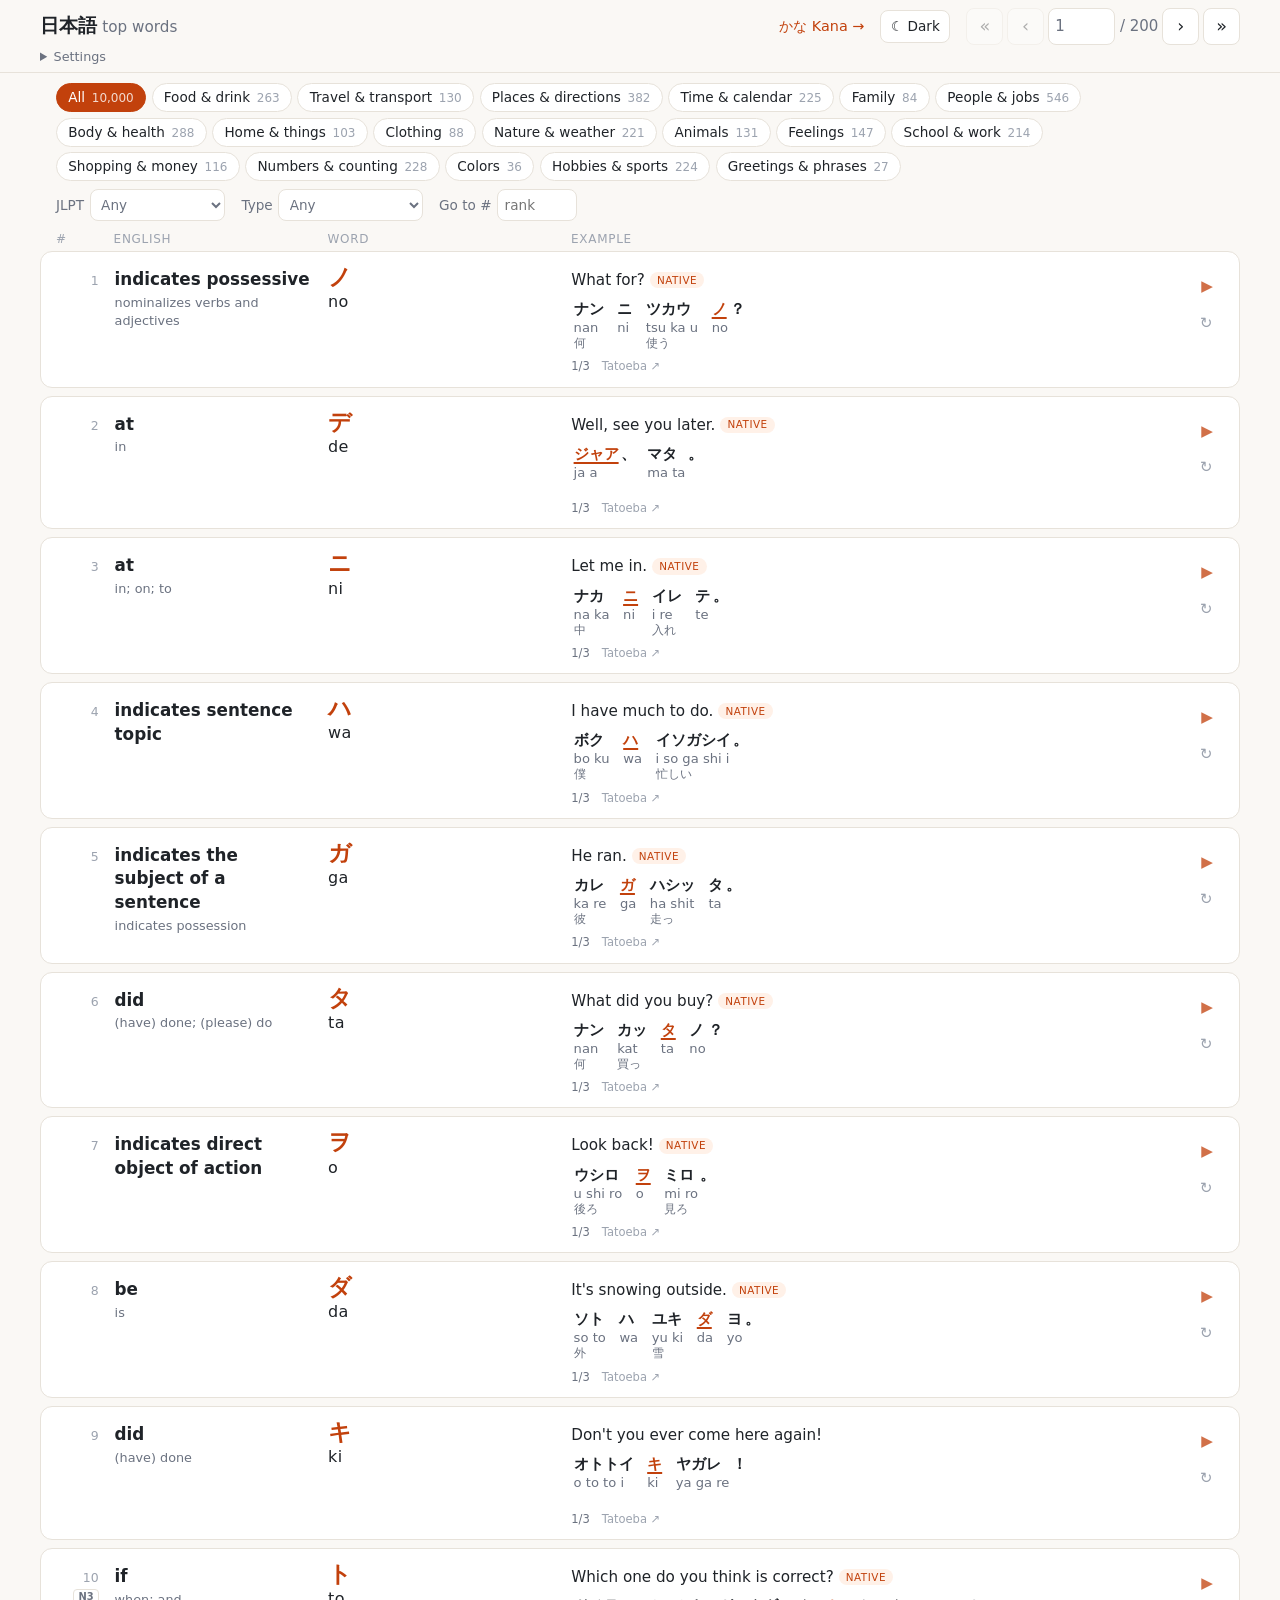
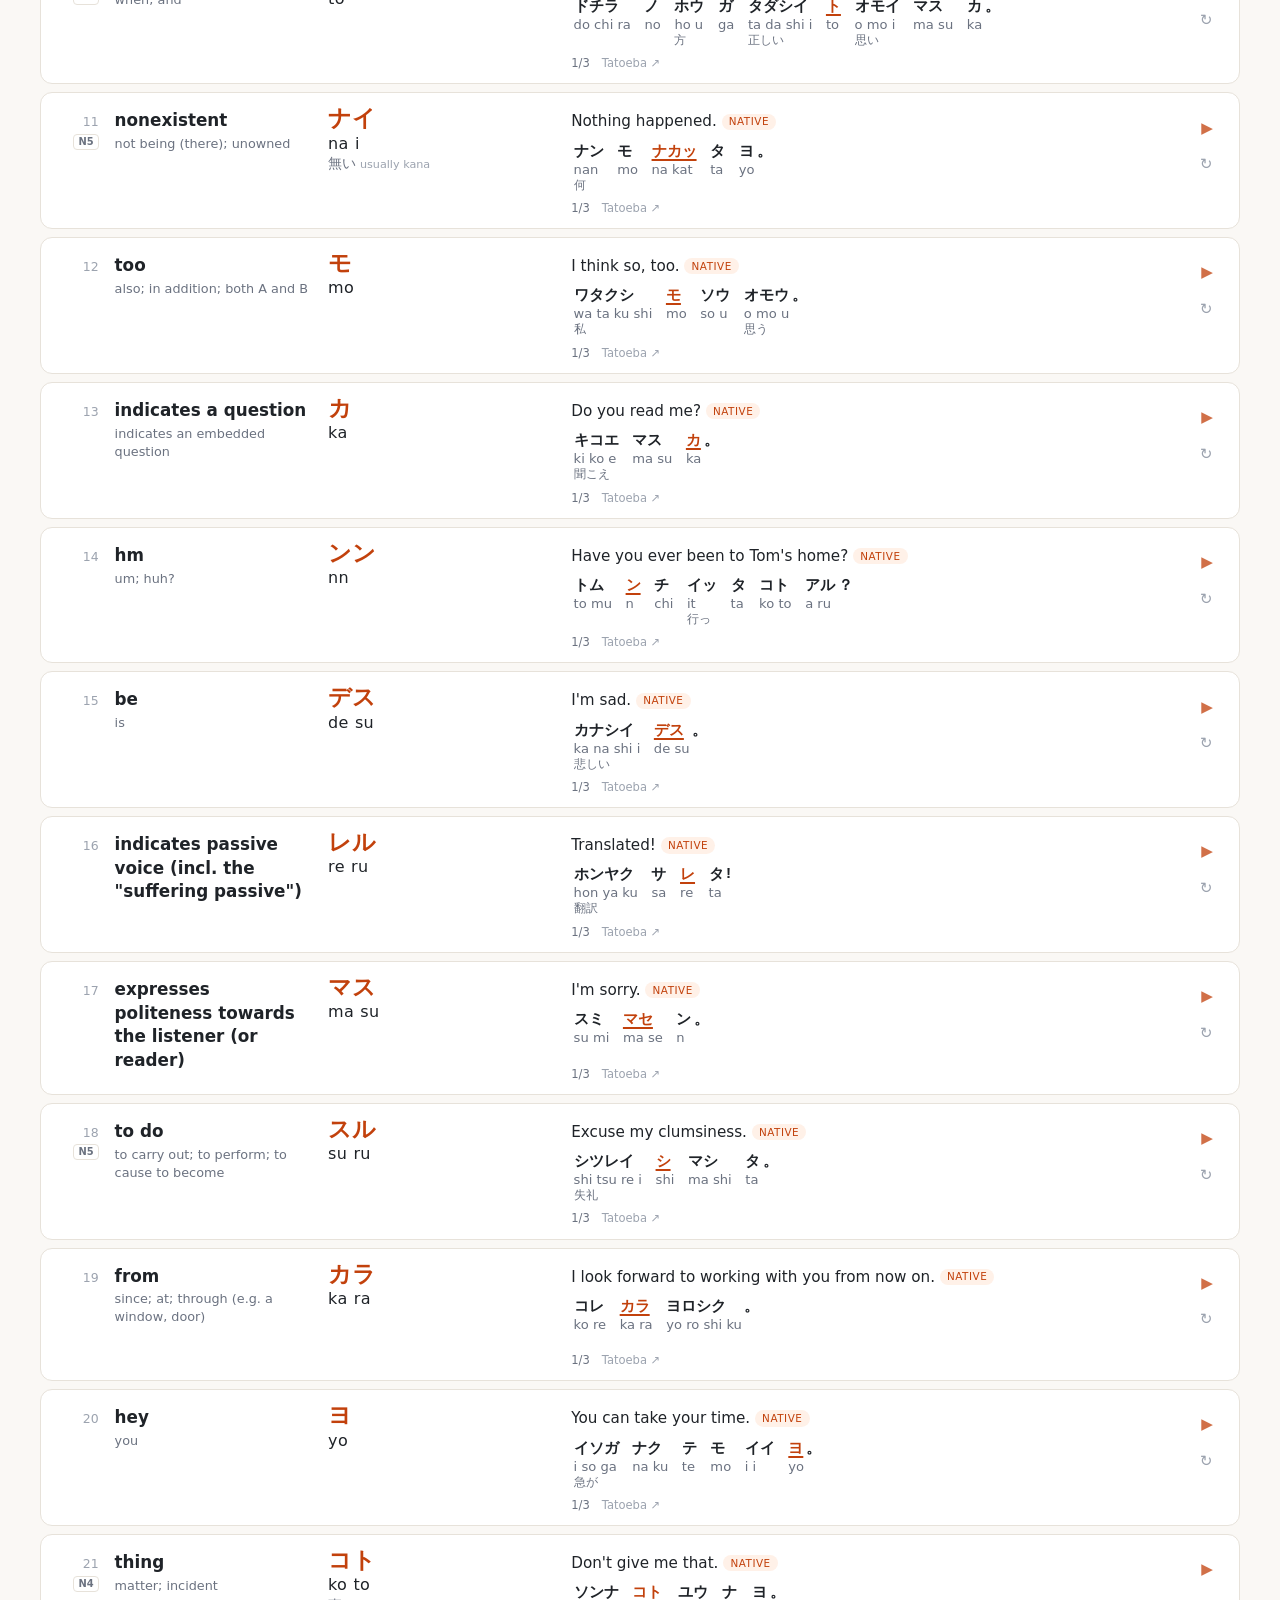
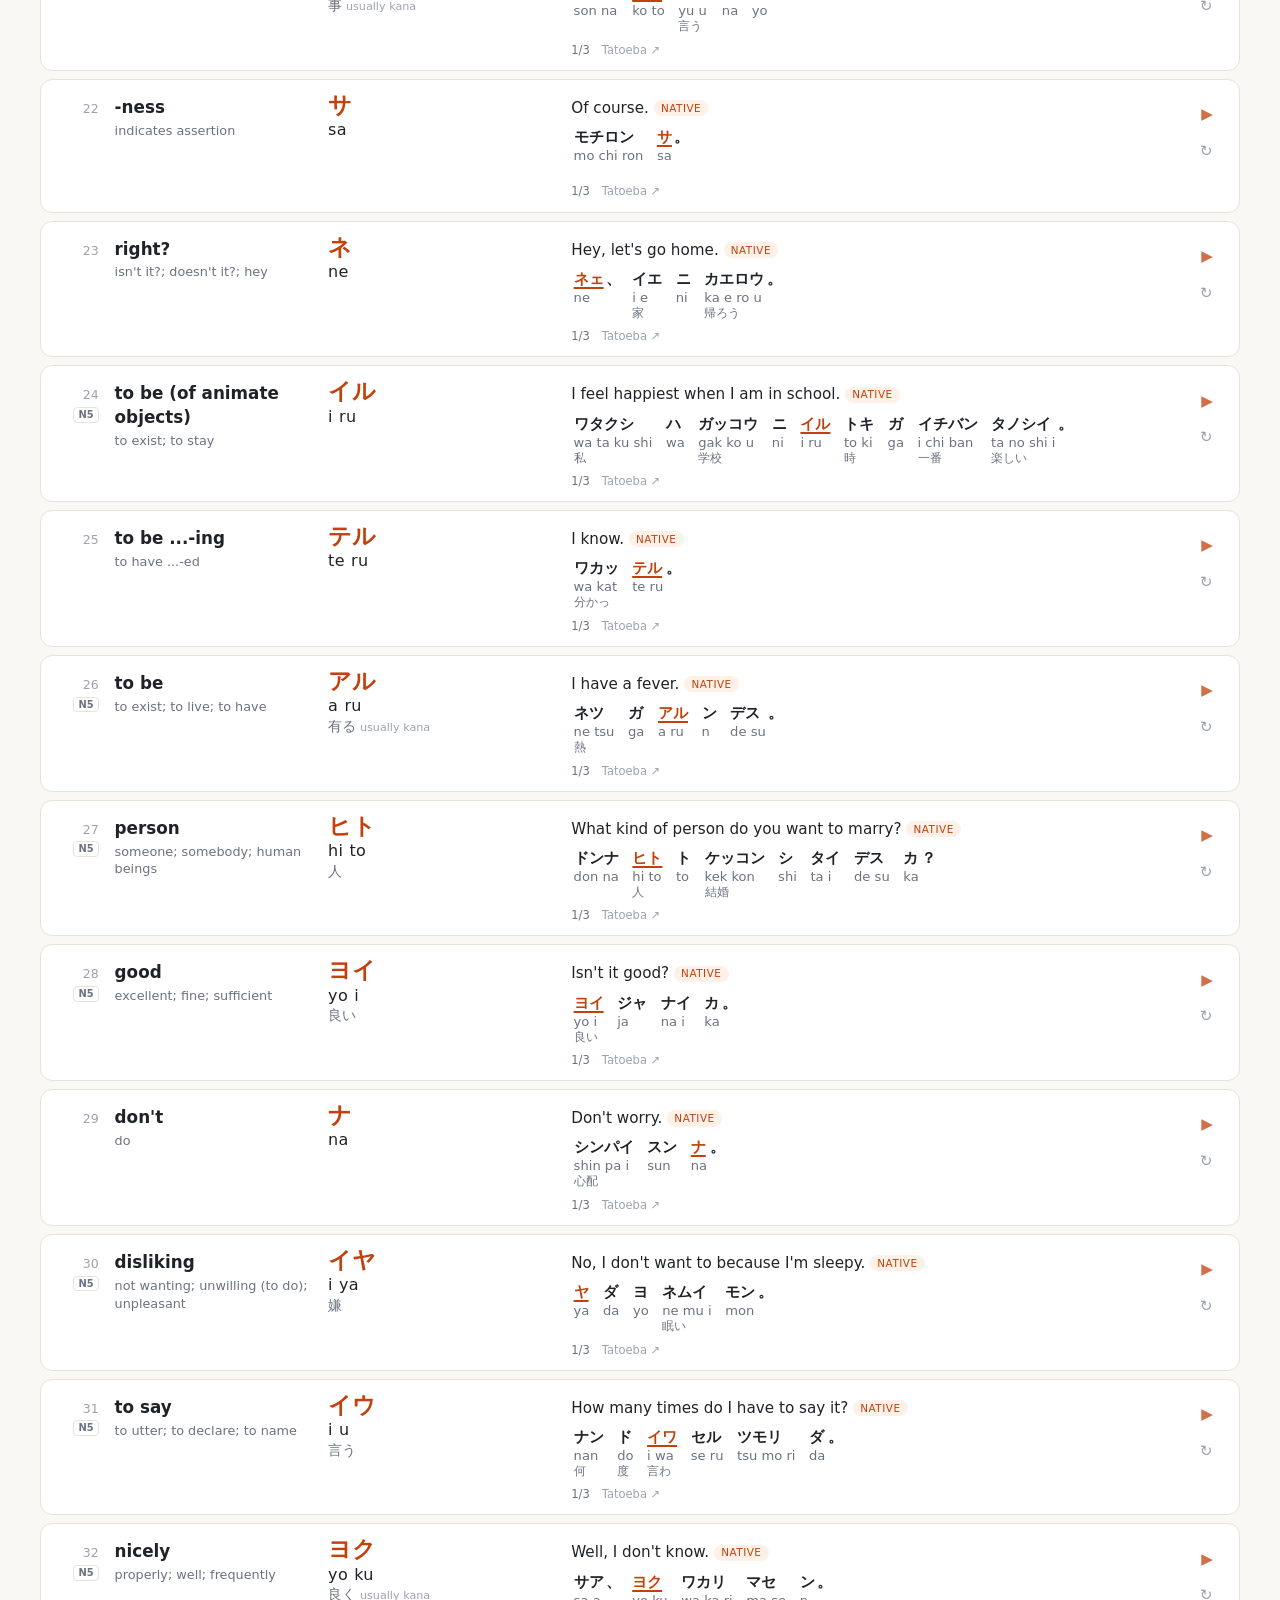
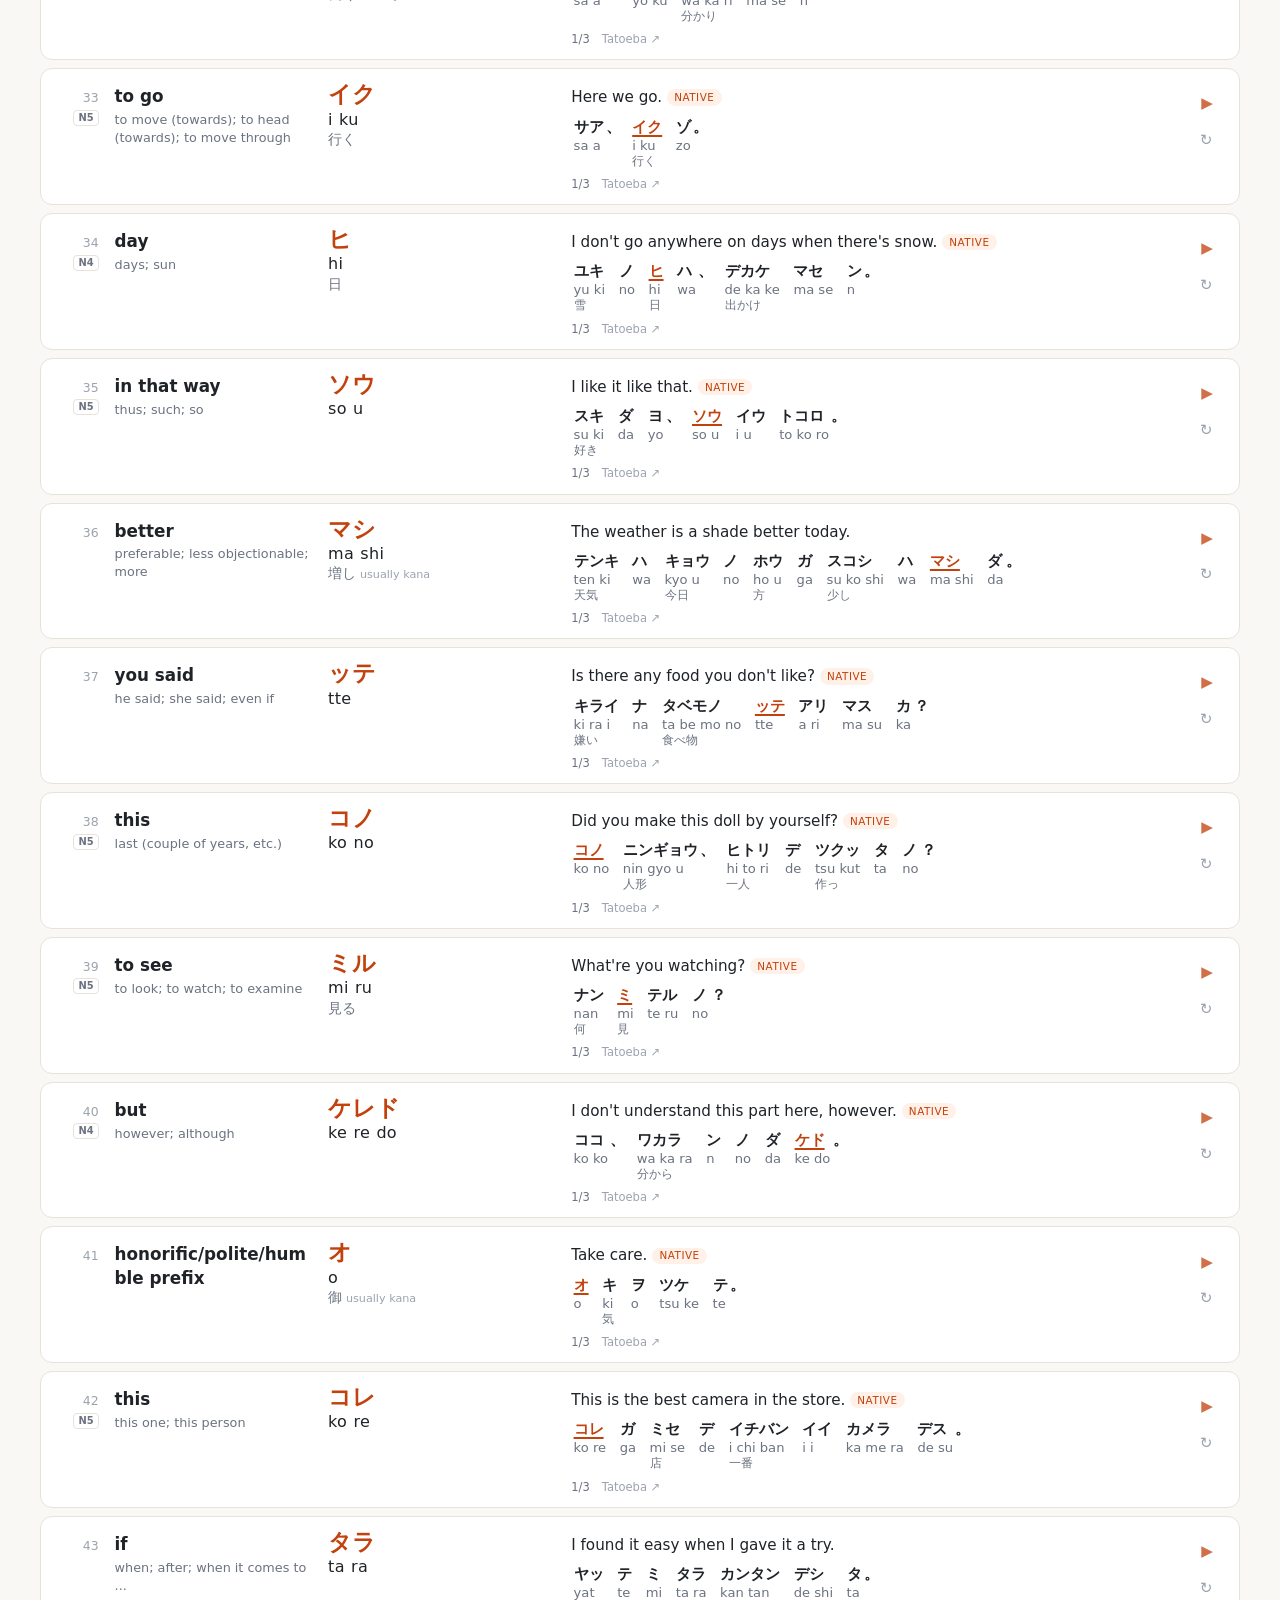
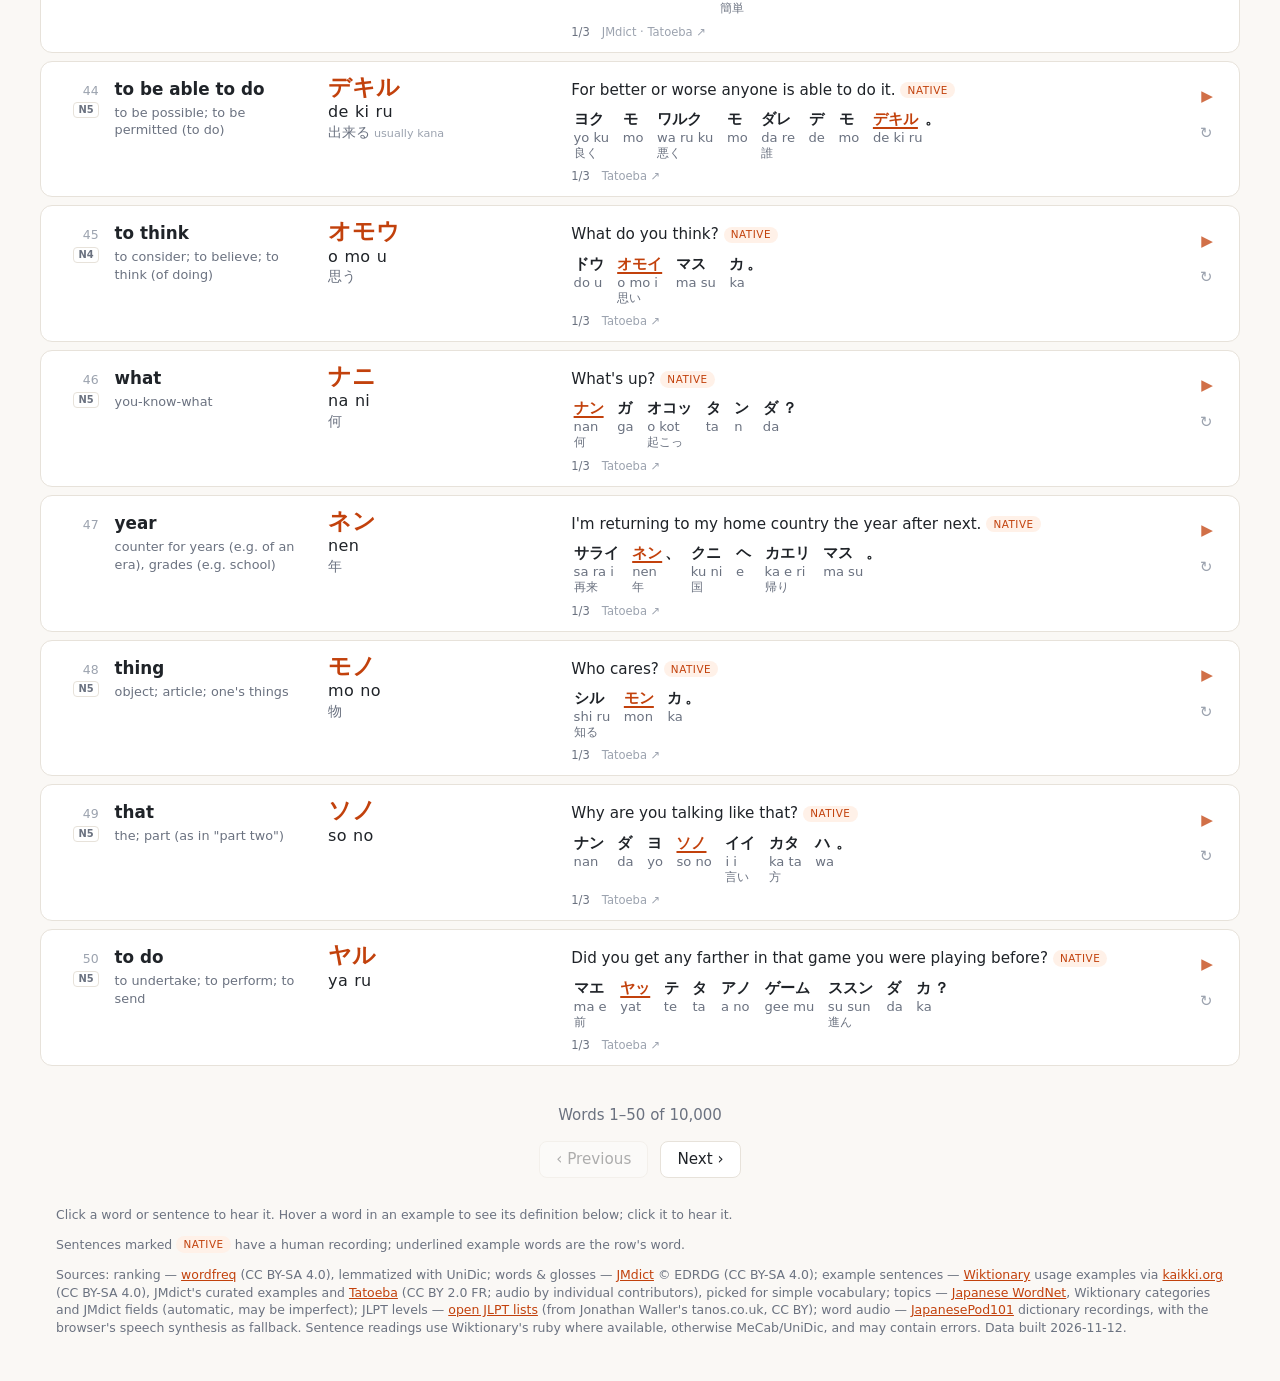
<file: index.html>
<!DOCTYPE html>
<html lang="en">
<head>
<meta charset="utf-8">
<meta name="viewport" content="width=device-width, initial-scale=1, viewport-fit=cover">
<title>Japanese Top Words</title>
<link rel="stylesheet" href="style.css">
<script src="theme.js"></script>
</head>
<body>
<header class="bar">
  <div class="bar-row">
    <h1>日本語 <span>top words</span></h1>
    <a class="nav-link" href="kana.html">かな Kana →</a>
    <button id="themeToggle" class="theme-toggle" type="button"></button>
    <nav class="pager" aria-label="Pages">
      <button id="first" title="First page">«</button>
      <button id="prev" title="Previous page (←)">‹</button>
      <label class="page-box">
        <input id="page" type="number" min="1" inputmode="numeric" aria-label="Page">
        <span>/ <span id="pages">…</span></span>
      </label>
      <button id="next" title="Next page (→)">›</button>
      <button id="last" title="Last page">»</button>
    </nav>
  </div>
  <details id="opts" class="opts">
  <summary>Settings</summary>
  <div class="bar-row settings">
    <label>Per page
      <select id="size">
        <option>20</option><option selected>50</option><option>100</option>
      </select>
    </label>
    <label>Kana script
      <select id="script">
        <option value="kata">カタカナ</option>
        <option value="hira">ひらがな</option>
      </select>
    </label>
    <label>On top
      <select id="order">
        <option value="kana">Kana</option>
        <option value="rom">Romaji</option>
      </select>
    </label>
    <label>Romaji
      <select id="romaji">
        <option value="show">Always show</option>
        <option value="reveal">Show after playing</option>
        <option value="off">Hide</option>
      </select>
    </label>
    <label><input id="kanji" type="checkbox" checked> Kanji</label>
    <label>Word audio
      <select id="wordAudio">
        <option value="rec">Recording (TTS fallback)</option>
        <option value="tts">Device TTS</option>
      </select>
    </label>
    <label>Speed <input id="rate" type="range" min="0.5" max="1.3" step="0.1" value="1"></label>
  </div>
  </details>
</header>

<section class="filters" aria-label="Filters">
  <div id="topics" class="chips" role="group" aria-label="Topic"></div>
  <div class="filter-row">
    <label>JLPT
      <select id="jlpt">
        <option value="0">Any</option>
        <option value="5">N5 (beginner)</option>
        <option value="4">N4</option>
        <option value="3">N3</option>
        <option value="2">N2</option>
        <option value="1">N1 (advanced)</option>
      </select>
    </label>
    <label>Type <select id="pos"></select></label>
    <label>Go to #<input id="goto" type="number" min="1" inputmode="numeric" placeholder="rank"></label>
    <button id="clearFilters" class="link-btn" hidden>Clear filters</button>
  </div>
</section>

<div class="head-row" aria-hidden="true">
  <div>#</div><div>English</div><div>Word</div><div>Example</div>
</div>
<main id="list" aria-live="polite"></main>
<p id="status" class="status"></p>
<nav class="pager pager-bottom" aria-label="Pages">
  <button id="prevB">‹ Previous</button>
  <button id="nextB">Next ›</button>
</nav>

<footer>
  <p class="hint-hover">Click a word or sentence to hear it. Hover a word in an example to see its definition below; click it to hear it.</p>
  <p class="hint-touch">Tap a word or sentence to hear it; ▶ and ↻ on the right play the example and switch to another one. In examples, tap a word to hear it and see its definition; press and hold it to jump to that word in the list.</p>
  <p>Sentences marked <span class="badge">native</span> have a human recording; underlined example words are the row's word.</p>
  <p>Sources:
    ranking — <a href="https://github.com/rspeer/wordfreq" target="_blank" rel="noopener">wordfreq</a> (CC BY-SA 4.0), lemmatized with UniDic;
    words &amp; glosses — <a href="https://www.edrdg.org/wiki/index.php/JMdict-EDICT_Dictionary_Project" target="_blank" rel="noopener">JMdict</a> © EDRDG (CC BY-SA 4.0);
    example sentences — <a href="https://en.wiktionary.org" target="_blank" rel="noopener">Wiktionary</a> usage examples via <a href="https://kaikki.org" target="_blank" rel="noopener">kaikki.org</a> (CC BY-SA 4.0),
    JMdict's curated examples and <a href="https://tatoeba.org" target="_blank" rel="noopener">Tatoeba</a> (CC BY 2.0 FR; audio by individual contributors), picked for simple vocabulary;
    topics — <a href="https://bond-lab.github.io/wnja/" target="_blank" rel="noopener">Japanese WordNet</a>, Wiktionary categories and JMdict fields (automatic, may be imperfect);
    JLPT levels — <a href="https://github.com/jamsinclair/open-anki-jlpt-decks" target="_blank" rel="noopener">open JLPT lists</a> (from Jonathan Waller's tanos.co.uk, CC BY);
    word audio — <a href="https://www.japanesepod101.com" target="_blank" rel="noopener">JapanesePod101</a> dictionary recordings, with the browser's speech synthesis as fallback.
    Sentence readings use Wiktionary's ruby where available, otherwise MeCab/UniDic, and may contain errors.
    <span id="built"></span></p>
</footer>
<aside id="defbox" class="defbox" hidden aria-live="polite">
  <div class="def-wrap">
    <div id="defInner" class="def-inner"></div>
    <button id="defClose" class="def-close" aria-label="Close definition">×</button>
  </div>
</aside>
<div id="toast" class="toast" role="status"></div>
<script src="app.js"></script>
</body>
</html>
</file>
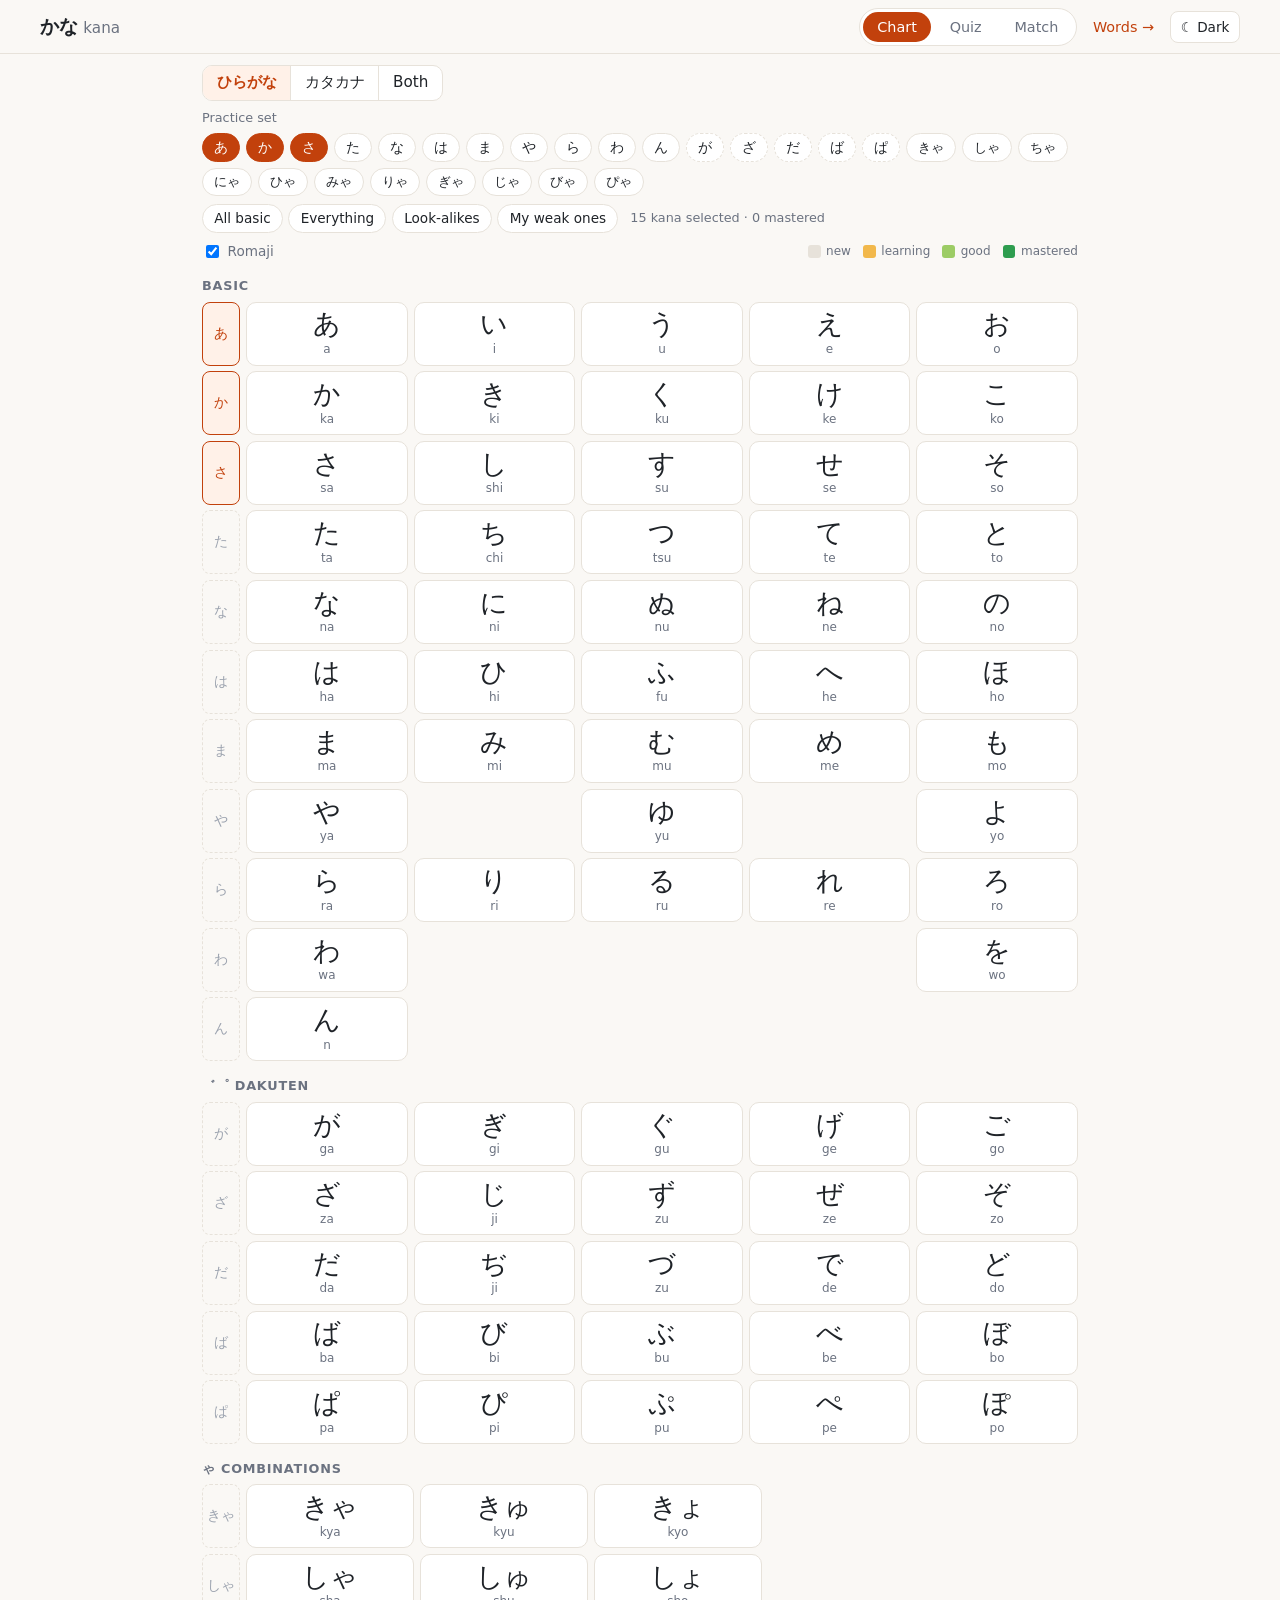
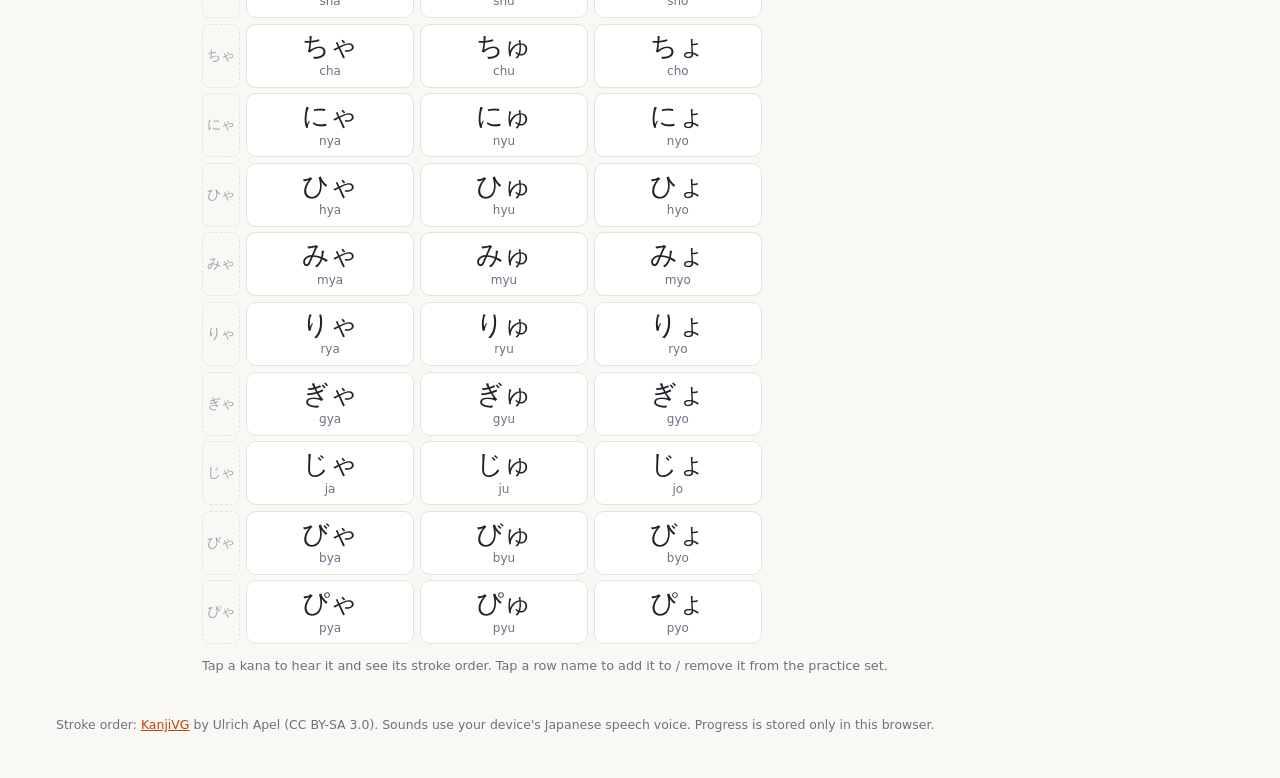
<file: kana.html>
<!DOCTYPE html>
<html lang="en">
<head>
<meta charset="utf-8">
<meta name="viewport" content="width=device-width, initial-scale=1, viewport-fit=cover">
<title>Kana — learn hiragana &amp; katakana</title>
<link rel="stylesheet" href="style.css">
<link rel="stylesheet" href="kana.css">
<script src="theme.js"></script>
</head>
<body class="kana-page">
<header class="bar">
  <div class="bar-row">
    <h1>かな <span>kana</span></h1>
    <nav class="tabs" role="tablist">
      <button role="tab" data-tab="chart">Chart</button>
      <button role="tab" data-tab="quiz">Quiz</button>
      <button role="tab" data-tab="match">Match</button>
    </nav>
    <a class="nav-link" href="index.html">Words →</a>
    <button id="themeToggle" class="theme-toggle" type="button"></button>
  </div>
</header>

<section class="setup">
  <div class="seg" id="script" role="group" aria-label="Script">
    <button data-v="h">ひらがな</button><button data-v="k">カタカナ</button><button data-v="b">Both</button>
  </div>
  <div class="setup-row">
    <span class="setup-label">Practice set</span>
    <div id="rows" class="chips"></div>
  </div>
  <div class="setup-row">
    <div class="chips">
      <button class="chip" id="selBasic">All basic</button>
      <button class="chip" id="selAll">Everything</button>
      <button class="chip" id="selLook">Look-alikes</button>
      <button class="chip" id="selWeak">My weak ones</button>
    </div>
    <span id="setInfo" class="set-info"></span>
  </div>
</section>

<main>
  <!-- Chart -->
  <section id="tab-chart" class="tab">
    <div class="chart-tools">
      <label><input type="checkbox" id="chartRomaji" checked> Romaji</label>
      <span class="legend"><i class="m0"></i>new <i class="m1"></i>learning <i class="m3"></i>good <i class="m5"></i>mastered</span>
    </div>
    <div id="chart"></div>
    <p class="hint">Tap a kana to hear it and see its stroke order. Tap a row name to add it to / remove it from the practice set.</p>
  </section>

  <!-- Quiz -->
  <section id="tab-quiz" class="tab" hidden>
    <div class="seg small" id="quizMode" role="group" aria-label="Quiz mode">
      <button data-v="read">Kana → sound</button>
      <button data-v="listen">Sound → kana</button>
      <button data-v="type">Type it</button>
      <button data-v="pair">ひ ↔ カ</button>
    </div>
    <div class="quiz-card">
      <div class="quiz-stats"><span id="qScore">0 / 0</span><span id="qStreak"></span><span id="qMastery"></span></div>
      <div class="progress"><div id="qProgress"></div></div>
      <div id="prompt" class="prompt" aria-live="polite"></div>
      <div id="choices" class="choices"></div>
      <form id="typeForm" class="type-form" hidden autocomplete="off">
        <input id="typeInput" type="text" inputmode="latin" autocapitalize="off" spellcheck="false" placeholder="type romaji, e.g. ka">
        <button type="submit">Check</button>
      </form>
      <div id="feedback" class="feedback" aria-live="polite"></div>
      <button id="nextBtn" class="next-btn" hidden>Next →</button>
    </div>
    <p class="hint">Keys: 1–4 to answer, Space to replay the sound, Enter for next. Kana you miss come back sooner; ones you know show up less often.</p>
  </section>

  <!-- Match -->
  <section id="tab-match" class="tab" hidden>
    <div class="match-tools">
      <div class="seg small" id="matchMode" role="group" aria-label="Match pairs">
        <button data-v="rom">Kana ↔ romaji</button>
        <button data-v="script">ひらがな ↔ カタカナ</button>
      </div>
      <span id="matchInfo" class="match-info"></span>
      <button id="matchNew" class="chip">New round</button>
    </div>
    <div id="matchGrid" class="match-grid"></div>
    <p class="hint">Tap two cards that belong together. Clear the board as fast as you can.</p>
  </section>
</main>

<footer>
  <p>Stroke order: <a href="https://kanjivg.tagaini.net" target="_blank" rel="noopener">KanjiVG</a> by Ulrich Apel (CC BY-SA 3.0). Sounds use your device's Japanese speech voice.
    Progress is stored only in this browser.</p>
</footer>

<aside id="detail" class="defbox" hidden aria-live="polite">
  <div class="def-wrap">
    <div class="kd">
      <div class="kd-draw">
        <svg id="kdSvg" viewBox="0 0 109 109" aria-hidden="true"></svg>
        <canvas id="kdCanvas" width="218" height="218" hidden></canvas>
      </div>
      <div class="kd-info">
        <div class="kd-head"><span id="kdChar" class="kd-char"></span><span id="kdRom" class="kd-rom"></span><span id="kdOther" class="kd-other"></span></div>
        <div id="kdMeta" class="kd-meta"></div>
        <div class="kd-btns">
          <button id="kdPlay" class="chip">▶ Sound</button>
          <button id="kdReplay" class="chip">↻ Strokes</button>
          <button id="kdTrace" class="chip">✎ Trace</button>
        </div>
      </div>
    </div>
    <button id="kdClose" class="def-close" aria-label="Close">×</button>
  </div>
</aside>
<div id="toast" class="toast" role="status"></div>
<script src="kana_strokes.js"></script>
<script src="kana.js"></script>
</body>
</html>
</file>
<file: style.css>
:root {
  --bg: #faf8f5;
  --card: #fff;
  --ink: #1f2328;
  --muted: #6b7280;
  --faint: #9ca3af;
  --line: #e7e2da;
  --accent: #c2410c;
  --accent-soft: #fff1e8;
  --play: #fde7d6;
  --jp: "Hiragino Sans", "Yu Gothic UI", "Meiryo", "Noto Sans JP", sans-serif;
  color-scheme: light;
}
:root[data-theme="dark"] {
  --bg: #16181c; --card: #1e2126; --ink: #e8e6e3; --muted: #a3a8b0; --faint: #7a808a;
  --line: #2e333a; --accent: #fb923c; --accent-soft: #2b2018; --play: #4a2c17;
  color-scheme: dark;
}
@media (prefers-color-scheme: dark) {
  :root:not([data-theme]) {
    --bg: #16181c; --card: #1e2126; --ink: #e8e6e3; --muted: #a3a8b0; --faint: #7a808a;
    --line: #2e333a; --accent: #fb923c; --accent-soft: #2b2018; --play: #4a2c17;
    color-scheme: dark;
  }
}
* { box-sizing: border-box; }
html { -webkit-text-size-adjust: 100%; }
body {
  margin: 0; background: var(--bg); color: var(--ink);
  font: 15px/1.4 system-ui, -apple-system, "Segoe UI", Roboto, sans-serif;
}
button { font: inherit; color: inherit; background: none; border: 0; padding: 0; cursor: pointer; text-align: inherit; }
button:focus-visible { outline: 2px solid var(--accent); outline-offset: 2px; border-radius: 6px; }
a { color: var(--accent); }

/* ---------- header ---------- */
.bar {
  position: sticky; top: 0; z-index: 5; background: var(--bg);
  border-bottom: 1px solid var(--line); padding: .5rem max(1rem, env(safe-area-inset-left)) .4rem;
}
.bar-row { display: flex; flex-wrap: wrap; align-items: center; gap: .5rem 1rem; max-width: 1200px; margin: 0 auto; }
.bar-row + .bar-row { margin-top: .35rem; }
h1 { font: 600 1.2rem var(--jp); margin: 0; margin-right: auto; }
h1 span { font-family: system-ui, sans-serif; font-weight: 400; color: var(--muted); font-size: .95rem; }
.nav-link { font-size: .9rem; text-decoration: none; white-space: nowrap; }
.theme-toggle {
  border: 1px solid var(--line); border-radius: 8px; background: var(--card);
  padding: .35rem .6rem; font-size: .85rem; white-space: nowrap;
}
.pager { display: flex; align-items: center; gap: .25rem; }
.pager button {
  min-width: 2.3rem; height: 2.3rem; border-radius: 8px; border: 1px solid var(--line);
  background: var(--card); text-align: center; font-size: 1.1rem;
}
.pager button:disabled { opacity: .35; cursor: default; }
.page-box { display: flex; align-items: center; gap: .3rem; color: var(--muted); }
.page-box input { width: 4.2rem; }
input[type=number], select {
  font: inherit; color: inherit; background: var(--card); border: 1px solid var(--line);
  border-radius: 8px; padding: .3rem .4rem; height: 2.3rem;
}
.opts { max-width: 1200px; margin: .2rem auto 0; }
.opts summary { font-size: .8rem; color: var(--muted); cursor: pointer; width: max-content; }
.settings { font-size: .85rem; color: var(--muted); }
.settings label { display: flex; align-items: center; gap: .35rem; }
.settings input[type=number] { width: 5rem; height: 2rem; }
.settings select { height: 2rem; }

/* ---------- filters ---------- */
.filters { max-width: 1200px; margin: .6rem auto 0; padding: 0 1rem; }
.chips { display: flex; flex-wrap: wrap; gap: .35rem; }
.chip {
  border: 1px solid var(--line); background: var(--card); border-radius: 999px;
  padding: .25rem .7rem; font-size: .85rem; white-space: nowrap;
}
.chip span { color: var(--faint); font-size: .75rem; margin-left: .15rem; font-variant-numeric: tabular-nums; }
.chip.on { background: var(--accent); border-color: var(--accent); color: #fff; }
.chip.on span { color: rgba(255, 255, 255, .8); }
.chip:disabled { opacity: .4; cursor: default; }
.filter-row { display: flex; flex-wrap: wrap; align-items: center; gap: .4rem 1rem; margin-top: .5rem; font-size: .85rem; color: var(--muted); }
.filter-row label { display: flex; align-items: center; gap: .35rem; }
.filter-row select { height: 2rem; }
.filter-row input[type=number] { width: 5rem; height: 2rem; }
.link-btn { color: var(--accent); font-size: .85rem; text-decoration: underline; }
@media (hover: hover) { .chip:not(.on):not(:disabled):hover { border-color: var(--accent); } }

/* ---------- list ---------- */
.head-row, .row {
  display: grid;
  grid-template-columns: 2.6rem minmax(7rem, 1fr) minmax(8rem, 1.15fr) minmax(0, 3.3fr);
  gap: 1rem; max-width: 1200px; margin: 0 auto;
}
.head-row {
  padding: .6rem 1rem .2rem; font-size: .75rem; text-transform: uppercase;
  letter-spacing: .06em; color: var(--faint);
}
main { padding: 0 .5rem 1rem; }
.row {
  background: var(--card); border: 1px solid var(--line); border-radius: 12px;
  padding: .75rem 1rem; margin-bottom: .5rem; position: relative;
  /* First lines of all columns (meaning / romaji / English sentence) share one baseline. */
  align-items: baseline;
}
.row.flash { box-shadow: 0 0 0 3px var(--accent); }

.rank { font-size: .78rem; color: var(--faint); font-variant-numeric: tabular-nums; text-align: right; display: flex; flex-direction: column; align-items: flex-end; gap: .2rem; }
.jlpt { font-size: .62rem; font-weight: 600; color: var(--muted); border: 1px solid var(--line); border-radius: 4px; padding: 0 .25rem; line-height: 1.4; }
.c-en { display: flex; flex-direction: column; gap: .15rem; min-width: 0; }
.en-main { font-weight: 600; font-size: 1.05rem; overflow-wrap: anywhere; }
.en-more { font-size: .8rem; color: var(--muted); overflow-wrap: anywhere; }

.w-btn { display: flex; flex-direction: column; align-items: flex-start; gap: .1rem; padding: 0 .35rem .15rem; margin: 0 -.35rem; border-radius: 8px; line-height: 1.25; }
.w-rom { word-spacing: .05em; letter-spacing: .02em; }
.w-kanji { order: 3; font: .85rem var(--jp); color: var(--muted); }
.w-kanji small { font: .7rem system-ui, sans-serif; color: var(--faint); }

/* Phonetic lines: whichever is on top (kana by default, romaji with .rom-top) gets the main style. */
.w-kana, .rom-top .w-rom { order: 1; font: 700 1.45rem/1.15 var(--jp); color: var(--accent); }
.w-rom, .rom-top .w-kana { order: 2; font: 500 1rem/1.25 system-ui, -apple-system, "Segoe UI", sans-serif; color: var(--ink); }
.rom-top .w-kana { font-family: var(--jp); font-weight: 400; }
.t-kana, .rom-top .t-rom { order: 1; font: 600 .95rem var(--jp); color: var(--ink); }
.t-rom, .rom-top .t-kana { order: 2; font: 400 .82rem system-ui, -apple-system, "Segoe UI", sans-serif; color: var(--muted); }
.rom-top .t-rom { font-family: system-ui, -apple-system, "Segoe UI", sans-serif; }
.rom-top .t-kana { font-family: var(--jp); }
.t-kanji { order: 3; }
.def-kana, .rom-top .def-rom { order: 1; font: 700 1.3rem var(--jp); color: var(--accent); }
.def-rom, .rom-top .def-kana { order: 2; font: 500 1.05rem system-ui, -apple-system, "Segoe UI", sans-serif; color: var(--ink); }
.rom-top .def-kana { font-family: var(--jp); }
.def-kanji { order: 3; }

/* Romaji visibility: hidden entirely, or hidden until the word/sentence is played. */
.rom-off .w-rom, .rom-off .t-rom, .rom-off .def-rom { display: none; }
.rom-reveal .w-rom, .rom-reveal .t-rom, .rom-reveal .def-rom { visibility: hidden; }
.rom-reveal .revealed .w-rom, .rom-reveal .revealed .t-rom, .rom-reveal .revealed .def-rom { visibility: visible; }

.c-sent { min-width: 0; display: flex; gap: .6rem; align-items: flex-start; }
.s-body { flex: 1; min-width: 0; }
.s-side { flex: none; display: flex; flex-direction: column; gap: .2rem; }
.side-btn {
  width: 2.1rem; height: 2.1rem; border-radius: 50%; border: 0; background: transparent;
  color: var(--faint); font-size: .95rem; display: flex; align-items: center; justify-content: center; text-align: center;
}
.side-btn.play { color: var(--accent); opacity: .75; padding-left: .1rem; }
.side-btn.play.playing { opacity: 1; }
.s-count { font-size: .72rem; color: var(--muted); font-variant-numeric: tabular-nums; }
.s-en { display: inline; font-size: .95rem; color: var(--ink); border-radius: 6px; }
.badge {
  display: inline-block; font-size: .65rem; text-transform: uppercase; letter-spacing: .05em;
  background: var(--accent-soft); color: var(--accent); border-radius: 999px; padding: .05rem .45rem; vertical-align: .1em;
}
.src { font-size: .72rem; color: var(--faint); text-decoration: none; }
.s-meta { display: flex; align-items: center; gap: .75rem; margin-top: .3rem; }
.empty { text-align: center; color: var(--muted); padding: 2rem 0; }
.toks { display: flex; flex-wrap: wrap; gap: .15rem .55rem; margin-top: .4rem; }
.tok, .punct { display: flex; flex-direction: column; align-items: flex-start; border-radius: 6px; padding: .1rem .15rem; }
.tok { -webkit-touch-callout: none; user-select: none; -webkit-user-select: none; }
.tok.target .t-kana, .rom-top .tok.target .t-rom { color: var(--accent); text-decoration: underline; text-decoration-thickness: 2px; text-underline-offset: 3px; }
.rom-top .tok.target .t-kana { color: var(--muted); text-decoration: none; }
.tok.defd { box-shadow: inset 0 -2px 0 var(--accent); background: var(--accent-soft); }
.w-btn.defd { background: var(--accent-soft); }
.tok.armed { background: var(--play); transform: scale(1.06); transition: transform .1s; }
.t-kanji { font: .75rem var(--jp); color: var(--muted); white-space: nowrap; min-height: 1em; }
.t-rom, .t-kana { white-space: nowrap; }
.tg { display: inline-flex; align-items: flex-start; }
.punct { color: var(--faint); padding-left: 0; padding-right: 0; }
.no-sent { color: var(--faint); font-size: .85rem; font-style: italic; }
.hide-kanji .w-kanji, .hide-kanji .t-kanji { display: none; }

@media (hover: hover) {
  .w-btn:hover, .tok:hover, .s-en:hover, .en-main:hover { background: var(--accent-soft); }
  .side-btn:hover { background: var(--accent-soft); color: var(--accent); opacity: 1; }
}
.playing { background: var(--play) !important; }

.pager-bottom { justify-content: center; gap: .75rem; padding-bottom: 1rem; }
.pager-bottom button { padding: 0 1rem; font-size: .95rem; }

.status { text-align: center; color: var(--muted); min-height: 1.2em; }
footer { max-width: 1200px; margin: 0 auto; padding: 0 1rem 2rem; font-size: .78rem; color: var(--muted); }
.hint-touch { display: none; }
@media (hover: none) { .hint-hover { display: none; } .hint-touch { display: block; } }

/* ---------- definition panel ---------- */
body.has-def { padding-bottom: 11rem; }
.defbox {
  position: fixed; left: 0; right: 0; bottom: 0; z-index: 6;
  background: var(--card); border-top: 2px solid var(--accent);
  box-shadow: 0 -6px 20px rgba(0, 0, 0, .08);
  padding: .7rem 1rem calc(.7rem + env(safe-area-inset-bottom));
  max-height: 42vh; overflow-y: auto;
}
.defbox[hidden] { display: none; }
.def-wrap { max-width: 1200px; margin: 0 auto; display: flex; gap: 1rem; align-items: flex-start; }
.def-inner { flex: 1; min-width: 0; }
.def-close { font-size: 1.4rem; line-height: 1; color: var(--muted); padding: 0 .3rem; }
.def-head { display: flex; flex-wrap: wrap; align-items: baseline; gap: .3rem .8rem; }
.def-word { display: inline-flex; align-items: baseline; gap: .6rem; border-radius: 8px; padding: 0 .3rem; margin-left: -.3rem; }
.def-word:not(.static)::before { content: "\25B6"; color: var(--accent); font-size: .8rem; }
.def-kanji { font: 1.1rem var(--jp); color: var(--muted); }
.hide-kanji .def-kanji { display: none; }
.def-pos { font-size: .8rem; color: var(--muted); font-style: italic; }
.def-tag { font-size: .75rem; color: var(--accent); background: var(--accent-soft); border-radius: 999px; padding: .05rem .55rem; }
.def-form { font-size: .85rem; color: var(--muted); margin-top: .2rem; }
.def-form b { font: 600 .95rem var(--jp); color: var(--ink); }
.def-senses { margin: .35rem 0 0; padding-left: 1.4rem; font-size: .95rem; }
.def-senses li + li { margin-top: .1rem; }
.def-none { margin: .3rem 0 0; color: var(--muted); }
@media (hover: hover) { .def-word:hover, .def-tag.link:hover { background: var(--play); } }
.toast {
  position: fixed; left: 50%; bottom: 1rem; transform: translateX(-50%); background: var(--ink); color: var(--bg);
  padding: .5rem .9rem; border-radius: 8px; font-size: .85rem; opacity: 0; pointer-events: none; transition: opacity .2s;
  max-width: 90vw;
}
.toast.show { opacity: .92; }

/* ---------- mobile ---------- */
@media (max-width: 720px) {
  body { font-size: 14px; }
  .head-row { display: none; }
  main { padding: .5rem .35rem 1rem; }
  .row { grid-template-columns: 1fr 1fr; gap: .5rem .75rem; padding: .65rem .75rem; }
  .rank { position: absolute; top: .45rem; right: .7rem; flex-direction: row-reverse; align-items: center; gap: .35rem; }
  .filters { padding: 0 .5rem; }
  .chips { flex-wrap: nowrap; overflow-x: auto; padding-bottom: .3rem; scrollbar-width: none; }
  .chips::-webkit-scrollbar { display: none; }
  .c-sent { grid-column: 1 / -1; border-top: 1px dashed var(--line); padding-top: .45rem; }
  .side-btn { width: 2.6rem; height: 2.6rem; font-size: 1.05rem; }
  .w-kana, .rom-top .w-rom { font-size: 1.3rem; }
  .settings { gap: .4rem .8rem; }
  h1 { font-size: 1.05rem; }
  .defbox { max-height: 50vh; }
  .def-kana, .rom-top .def-rom { font-size: 1.15rem; }
}
</file>
<file: kana.css>
/* Kana page; builds on style.css (variables, header, chips, bottom panel, toast). */
[hidden] { display: none !important; }
.kana-page main { max-width: 900px; margin: 0 auto; padding: 0 .75rem 1rem; }
.tabs { display: flex; gap: .25rem; background: var(--card); border: 1px solid var(--line); border-radius: 999px; padding: .2rem; }
.tabs button { padding: .3rem .9rem; border-radius: 999px; font-size: .9rem; color: var(--muted); }
.tabs button.on { background: var(--accent); color: #fff; }
.nav-link { font-size: .9rem; text-decoration: none; white-space: nowrap; }

.seg { display: inline-flex; border: 1px solid var(--line); border-radius: 10px; overflow: hidden; background: var(--card); }
.seg button { padding: .4rem .85rem; font-size: .95rem; border-right: 1px solid var(--line); }
.seg button:last-child { border-right: 0; }
.seg button.on { background: var(--accent-soft); color: var(--accent); font-weight: 600; }
.seg.small button { font-size: .85rem; padding: .35rem .7rem; }

.setup { max-width: 900px; margin: .7rem auto .3rem; padding: 0 .75rem; display: flex; flex-direction: column; gap: .5rem; }
.setup .seg { align-self: flex-start; }
.setup-row { display: flex; align-items: center; gap: .4rem .75rem; flex-wrap: wrap; }
.setup-label { font-size: .8rem; color: var(--muted); }
.setup .chips { flex-wrap: wrap; }
.row-chip { font-family: var(--jp); min-width: 2.4rem; text-align: center; }
.row-chip.g-dakuten { border-style: dashed; }
.row-chip.g-combo { font-size: .8rem; }
.set-info { font-size: .8rem; color: var(--muted); }
.hint { font-size: .8rem; color: var(--muted); }
.empty { color: var(--muted); text-align: center; padding: 1.5rem 0; }

/* chart */
.chart-tools { display: flex; justify-content: space-between; align-items: center; flex-wrap: wrap; gap: .5rem; font-size: .85rem; color: var(--muted); margin-top: .6rem; }
.chart-tools label { display: flex; align-items: center; gap: .35rem; }
.legend { display: flex; align-items: center; gap: .35rem; font-size: .75rem; }
.legend i { display: inline-block; width: .8rem; height: .8rem; border-radius: 3px; margin-left: .4rem; }
#chart h3 { font-size: .8rem; font-weight: 600; color: var(--muted); text-transform: uppercase; letter-spacing: .06em; margin: 1rem 0 .4rem; }
.kgrid { display: grid; gap: .35rem; }
.kgrid.c5 { grid-template-columns: 2.4rem repeat(5, minmax(0, 1fr)); }
.kgrid.c3 { grid-template-columns: 2.4rem repeat(3, minmax(0, 1fr)); max-width: 560px; }
.row-head {
  font: .85rem var(--jp); color: var(--faint); border-radius: 8px; border: 1px dashed var(--line);
  display: flex; align-items: center; justify-content: center;
}
.row-head.on { color: var(--accent); border: 1px solid var(--accent); background: var(--accent-soft); }
.kcell {
  position: relative; display: flex; flex-direction: column; align-items: center; justify-content: center;
  background: var(--card); border: 1px solid var(--line); border-radius: 10px; padding: .35rem .2rem; min-height: 4rem;
}
.kcell.empty { border: 0; background: none; }
.k-ch { font: 1.7rem/1.1 var(--jp); }
.k-sub { font: .85rem var(--jp); color: var(--muted); }
.k-rom { font-size: .75rem; color: var(--muted); margin-top: .1rem; }
.kcell::after { content: ""; position: absolute; left: 20%; right: 20%; bottom: 4px; height: 3px; border-radius: 2px; background: var(--m); }
.m0 { --m: transparent; } .legend .m0 { background: var(--line); }
.m1 { --m: #f2b84b; } .legend .m1 { background: #f2b84b; }
.m3 { --m: #9ccc65; } .legend .m3 { background: #9ccc65; }
.m5 { --m: #2e9d4f; } .legend .m5 { background: #2e9d4f; }
@media (hover: hover) { .kcell:not(.empty):hover, .row-head:hover { border-color: var(--accent); } }

/* detail sheet */
.kd { flex: 1; display: flex; gap: 1rem; align-items: center; min-width: 0; }
.kd-draw { position: relative; flex: none; }
#kdSvg { width: 7.5rem; height: 7.5rem; display: block; background:
  linear-gradient(var(--line), var(--line)) center / 1px 100% no-repeat,
  linear-gradient(var(--line), var(--line)) center / 100% 1px no-repeat; border: 1px solid var(--line); border-radius: 10px; }
#kdSvg path { fill: none; stroke-linecap: round; stroke-linejoin: round; stroke-width: 4; }
#kdSvg .ghost { stroke: var(--line); }
#kdSvg .stroke { stroke: var(--ink); }
.tracing #kdSvg .stroke { stroke: var(--line); }
#kdCanvas { position: absolute; inset: 0; touch-action: none; cursor: crosshair; }
.kd-info { display: flex; flex-direction: column; gap: .4rem; min-width: 0; }
.kd-head { display: flex; align-items: baseline; gap: .8rem; }
.kd-char { font: 2.4rem/1 var(--jp); }
.kd-rom { font-size: 1.4rem; font-weight: 700; color: var(--accent); }
.kd-swap { font: 1.4rem var(--jp); color: var(--muted); border: 1px solid var(--line); border-radius: 8px; padding: 0 .4rem; }
.kd-meta { font-size: .8rem; color: var(--muted); }
.kd-btns { display: flex; gap: .4rem; flex-wrap: wrap; }
.chip.on { background: var(--accent); border-color: var(--accent); color: #fff; }

/* quiz */
#tab-quiz .seg { margin-top: .6rem; flex-wrap: wrap; }
.quiz-card { background: var(--card); border: 1px solid var(--line); border-radius: 14px; padding: 1rem; margin-top: .7rem; }
.quiz-stats { display: flex; gap: 1rem; font-size: .8rem; color: var(--muted); }
.quiz-stats span:last-child { margin-left: auto; }
.progress { height: 4px; background: var(--line); border-radius: 2px; margin: .4rem 0 .6rem; overflow: hidden; }
.progress div { height: 100%; background: #2e9d4f; transition: width .3s; }
.prompt { text-align: center; min-height: 8.5rem; display: flex; flex-direction: column; align-items: center; justify-content: center; }
.prompt-ch { font: 5rem/1.1 var(--jp); }
.prompt-sub { font-size: .85rem; color: var(--muted); margin-top: .3rem; }
.listen-btn { width: 5.5rem; height: 5.5rem; border-radius: 50%; background: var(--accent-soft); color: var(--accent); font-size: 2rem; padding-left: .3rem; }
.choices { display: grid; grid-template-columns: repeat(2, minmax(0, 1fr)); gap: .5rem; margin-top: .6rem; }
.choice {
  position: relative; border: 1px solid var(--line); border-radius: 12px; padding: .8rem .5rem; text-align: center;
  font: 2rem/1.2 var(--jp); background: var(--bg);
}
.choice.rom { font: 600 1.4rem/1.4 system-ui, sans-serif; }
.choice .key { position: absolute; top: .3rem; left: .5rem; font: .7rem system-ui, sans-serif; color: var(--faint); }
.choice.right { border-color: #2e9d4f; background: rgba(46, 157, 79, .12); }
.choice.wrong { border-color: #d64545; background: rgba(214, 69, 69, .12); }
.choice:disabled { cursor: default; }
@media (hover: hover) { .choice:not(:disabled):hover { border-color: var(--accent); } }
.type-form { display: flex; gap: .5rem; justify-content: center; margin-top: .6rem; }
.type-form input { font: 1.3rem system-ui, sans-serif; padding: .5rem .7rem; border: 1px solid var(--line); border-radius: 10px; width: 12rem; background: var(--bg); color: var(--ink); }
.type-form button { border: 1px solid var(--accent); color: var(--accent); border-radius: 10px; padding: 0 1rem; }
.feedback { text-align: center; min-height: 1.5rem; margin-top: .7rem; font-size: .95rem; }
.feedback.ok { color: #2e9d4f; }
.feedback.bad { color: #d64545; }
.next-btn { display: block; margin: .5rem auto 0; background: var(--accent); color: #fff; border-radius: 10px; padding: .5rem 1.4rem; }

/* match */
.match-tools { display: flex; align-items: center; gap: .6rem; flex-wrap: wrap; margin-top: .6rem; }
.match-info { font-size: .85rem; color: var(--muted); font-variant-numeric: tabular-nums; margin-left: auto; }
.match-grid { display: grid; grid-template-columns: repeat(4, minmax(0, 1fr)); gap: .5rem; margin-top: .7rem; }
.mcard {
  background: var(--card); border: 1px solid var(--line); border-radius: 12px; min-height: 5rem;
  font: 2rem var(--jp); transition: opacity .25s, transform .15s, background .15s;
}
.mcard.rom { font: 600 1.3rem system-ui, sans-serif; }
.mcard.sel { border-color: var(--accent); background: var(--accent-soft); }
.mcard.done { opacity: 0; pointer-events: none; transform: scale(.9); }
.mcard.miss { border-color: #d64545; background: rgba(214, 69, 69, .12); animation: shake .3s; }
@keyframes shake { 25% { transform: translateX(-4px); } 75% { transform: translateX(4px); } }

@media (max-width: 720px) {
  .kana-page .bar-row { gap: .5rem; }
  .tabs button { padding: .3rem .65rem; }
  .kgrid.c5, .kgrid.c3 { grid-template-columns: 2rem repeat(var(--n, 5), minmax(0, 1fr)); gap: .25rem; }
  .kgrid.c3 { --n: 3; }
  .kcell { min-height: 3.4rem; border-radius: 8px; }
  .k-ch { font-size: 1.45rem; }
  .match-grid { grid-template-columns: repeat(3, minmax(0, 1fr)); }
  .setup .chips { flex-wrap: nowrap; overflow-x: auto; padding-bottom: .2rem; scrollbar-width: none; }
  .setup .chips::-webkit-scrollbar { display: none; }
  .setup-row { flex-wrap: nowrap; flex-direction: column; align-items: stretch; gap: .3rem; }
  .seg.small { display: grid; grid-template-columns: repeat(2, minmax(0, 1fr)); width: 100%; }
  .seg.small button { border-bottom: 1px solid var(--line); }
  .prompt-ch { font-size: 4.2rem; }
  .quiz-card { padding: .8rem; }
}
</file>
